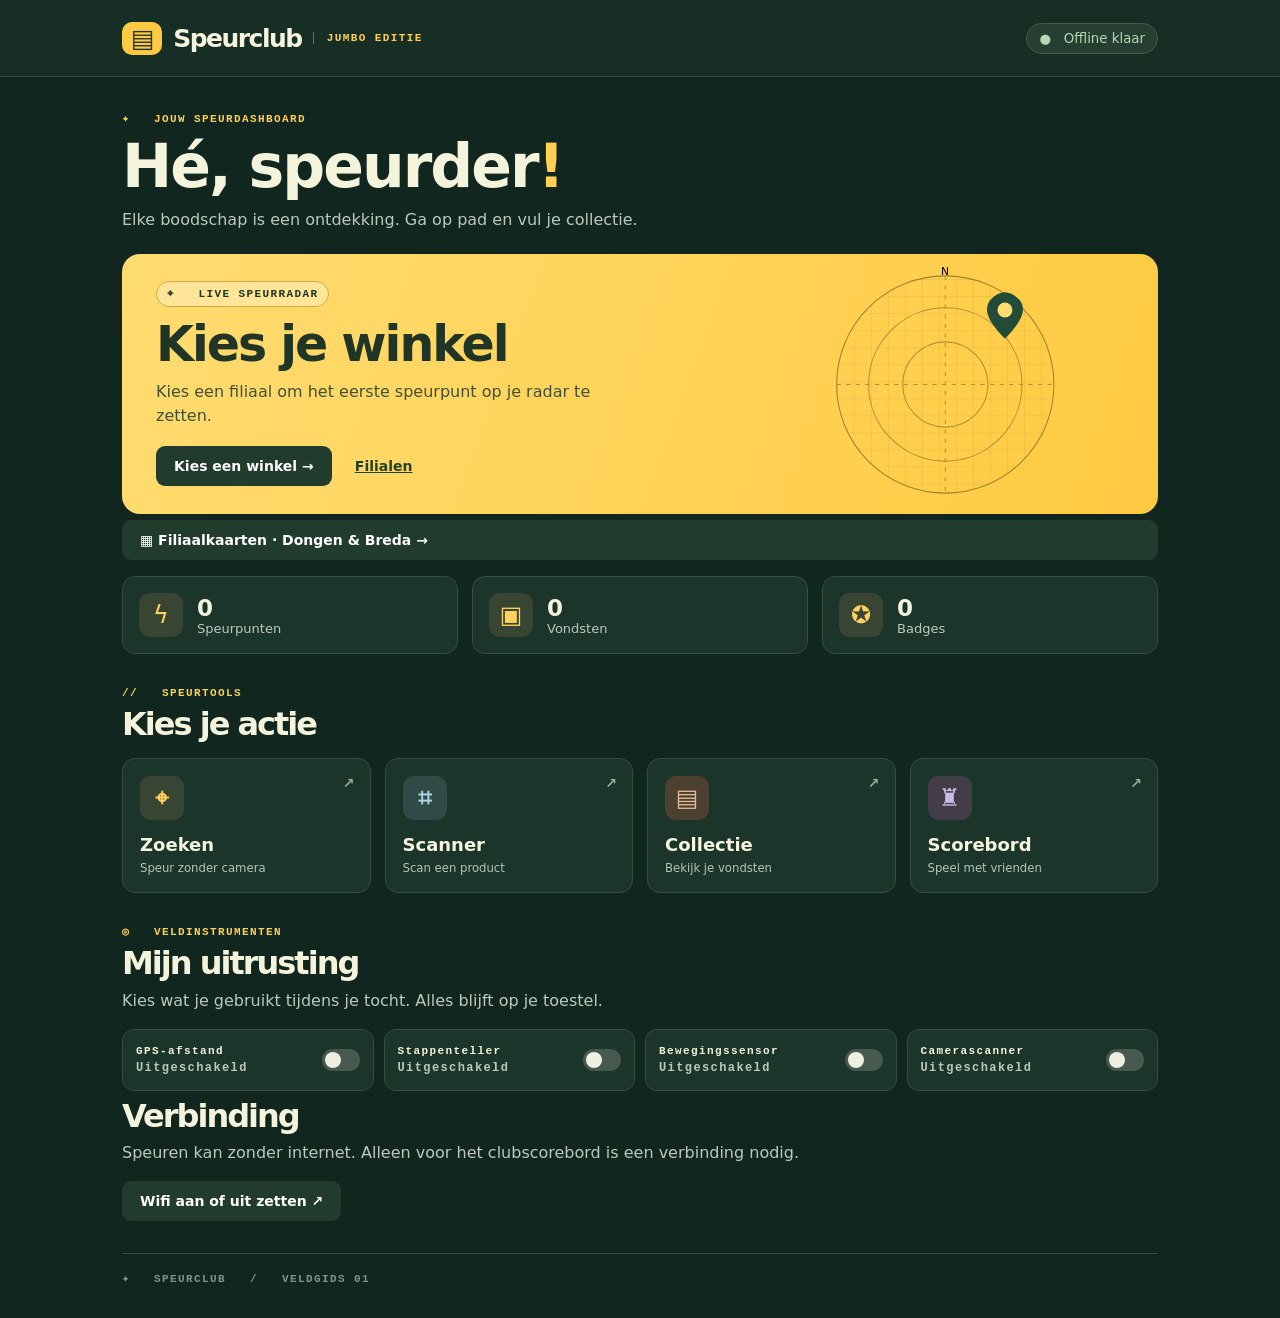
<file: docs/index.html>
<!doctype html><html lang="nl"><meta charset="utf-8"><meta name="viewport" content="width=device-width,initial-scale=1"><title>Jumbo Speurclub</title><link rel="stylesheet" href="style.css"><header><div class="bar"><strong><i>▤</i> Speurclub<span>JUMBO EDITIE</span></strong><small>● &nbsp; Offline klaar</small></div></header><main><div class="eyebrow">✦ &nbsp; JOUW SPEURDASHBOARD</div><h1>Hé, speurder<span>!</span></h1><p>Elke boodschap is een ontdekking. Ga op pad en vul je collectie.</p><section class="hero trail"><article><label>⌖ &nbsp; LIVE SPEURRADAR</label><h2 id="destination">Kies je winkel</h2><p id="hint"></p><button id="route-action">Kies een winkel →</button> <button class="switch" onclick="chooseStore()">Filialen</button></article><svg class="radar" viewBox="0 0 300 230" aria-label="Schematische speurradar, noord boven"><defs><pattern id="grid" width="16" height="16" patternUnits="userSpaceOnUse"><path d="M16 0H0V16" fill="none" stroke="#cba53c" opacity=".5"/></pattern></defs><circle cx="150" cy="115" r="102" fill="url(#grid)" stroke="#9d852f"/><g fill="none" stroke="#b09238"><circle cx="150" cy="115" r="72"/><circle cx="150" cy="115" r="40"/><path d="M48 115h204M150 13v204" stroke-dasharray="4 5"/></g><text x="146" y="12" font-size="10">N</text><g id="locator"><circle cx="150" cy="115" r="12" fill="#4d8063" opacity=".36"/><circle cx="150" cy="115" r="5" fill="#203b2d"/></g><g id="pin"><path d="M0 0Q-24 -24 -14 -36Q0 -51 14 -36Q24 -24 0 0" fill="#234c38"/><circle cy="-27" r="7" fill="#ffdc70"/></g></svg></section><button class="row" onclick="atlasMenu()">▦ Filiaalkaarten · Dongen &amp; Breda →</button><div id="stats"></div><div class="eyebrow">// &nbsp; SPEURTOOLS</div><h3>Kies je actie</h3><div class="actions" id="actions"></div><section class="field"><div class="eyebrow">◎ &nbsp; VELDINSTRUMENTEN</div><h3>Mijn uitrusting</h3><p>Kies wat je gebruikt tijdens je tocht. Alles blijft op je toestel.</p><div id="gear"></div><h3>Verbinding</h3><p>Speuren kan zonder internet. Alleen voor het clubscorebord is een verbinding nodig.</p><button onclick="wifiSettings()">Wifi aan of uit zetten ↗</button><p id="wifi-help" role="status"></p></section><footer>✦ &nbsp; SPEURCLUB &nbsp; / &nbsp; VELDGIDS 01</footer></main><dialog><button class="close" onclick="dlg.close()">×</button><div id="panel"></div></dialog><script src="game.js"></script><script src="gear.js"></script><script src="route.js"></script><script src="maps.js"></script></html>
</file>
<file: docs/style.css>
*{box-sizing:border-box}body{margin:0;background:#11261f;color:#f4f3dc;font:16px system-ui,sans-serif}header{background:#172e25;border-bottom:1px solid #3a4b3f}.bar,main{max-width:1100px;margin:auto;padding:0 32px}.bar{height:76px;display:flex;justify-content:space-between;align-items:center}strong{font-size:25px;letter-spacing:-1.5px;display:flex;align-items:center;gap:11px}strong i{font-style:normal;background:#ffca43;color:#213628;border-radius:10px;padding:2px 9px}strong span,label,.eyebrow,footer,.tag{font:bold 11px monospace;letter-spacing:1.4px}strong span{border-left:1px solid #647161;padding-left:13px;color:#ffd057}small{color:#b2d9af;background:#263f31;border:1px solid #455d46;border-radius:20px;padding:7px 12px}main{padding-top:35px}.eyebrow,h1 span{color:#ffd052}h1,h2,h3{line-height:1.05;letter-spacing:-2px;margin:10px 0;font-weight:850}h1{font-size:clamp(40px,5vw,60px)}p{color:#bdc9bc;margin:8px 0 22px;line-height:1.5}.hero{position:relative;overflow:hidden;background:#ffcc4d;border-radius:18px;color:#203526;display:flex;min-height:250px;align-items:center;justify-content:space-between}.hero article{padding:28px 34px;z-index:1}.hero label{background:#ffe598;border:1px solid #d4a742;border-radius:20px;padding:6px 10px}.hero h2{font-size:clamp(30px,4vw,49px);margin-top:18px}.hero p{color:#41503a;margin:8px 0 18px}.hero img{width:46%;align-self:stretch;object-fit:contain}button{cursor:pointer;font:700 14px system-ui;border:0;border-radius:9px;padding:12px 18px;background:#213b2d;color:white}button:hover{filter:brightness(1.14)}#stats,.actions{display:grid;gap:14px}#stats{grid-template-columns:repeat(3,1fr);margin:16px 0 33px}.stat,.action{background:#1c352a;border:1px solid #364e3e;border-radius:13px}.stat{padding:16px;display:flex;align-items:center;gap:14px}.symbol{display:grid;place-items:center;font-size:24px;width:44px;height:44px;background:#384533;border-radius:11px;color:#ffd15e}.stat b{font-size:23px}.stat em{display:block;color:#bcc9bb;font:13px system-ui}h3{font-size:32px;margin:9px 0 16px}.actions{grid-template-columns:repeat(4,1fr)}.action{text-align:left;padding:17px;color:#f6f4df;position:relative}.action b{display:block;font-size:18px;margin:14px 0 4px}.action small{border:0;background:none;color:#b5c5b8;padding:0;font-weight:400}.action:after{content:'↗';position:absolute;right:15px;top:16px;color:#9aac98}.action:nth-child(2) .symbol{color:#a9d5e6;background:#304b46}.action:nth-child(3) .symbol{color:#e5b896;background:#4c4131}.action:nth-child(4) .symbol{color:#cbb9e7;background:#423d46}footer{color:#829585;margin:32px 0;border-top:1px solid #344a3b;padding-top:18px}dialog{background:#f5f2df;color:#203526;border:0;border-radius:16px;padding:28px;width:min(440px,94vw);max-height:86vh}dialog::backdrop{background:#05140ec9}.close{float:right;padding:4px 11px}input{padding:12px;border-radius:7px;border:1px solid #adb9a7;width:100%;margin:6px 0}dialog p{color:#4c6052}.row{display:block;width:100%;margin:6px 0;text-align:left}.tag{color:#687a65}dialog h3{margin-top:22px}video{width:100%}@media(max-width:650px){.bar,main{padding-left:16px;padding-right:16px}.bar{height:62px}strong span{display:none}.hero article{padding:20px}.hero img{position:absolute;right:-40px;bottom:-5px;width:43%;opacity:.88}.hero p{max-width:76%}.actions{grid-template-columns:1fr 1fr}#stats{gap:5px}.stat{padding:10px 6px;gap:5px}.stat .symbol{font-size:17px;width:25px;height:30px}.stat em{font-size:11px}.stat b{font-size:17px}}
.field{margin:32px 0}.field h3{margin-bottom:6px}.field p{margin-bottom:16px}#gear{display:grid;grid-template-columns:repeat(auto-fit,minmax(205px,1fr));gap:10px}.gear{display:flex;justify-content:space-between;align-items:center;gap:10px;background:#1c352a;border:1px solid #364e3e;border-radius:12px;padding:13px;cursor:pointer}.gear span{display:block;color:#bacabb;font-size:12px;margin-top:4px}.gear input{appearance:none;flex:none;width:38px;height:22px;border-radius:20px;background:#48594f;border:0;padding:3px;cursor:pointer}.gear input:before{content:'';display:block;width:16px;height:16px;border-radius:50%;background:#edf0df}.gear input:checked{background:#e4ae2d}.gear input:checked:before{transform:translateX(16px);background:#203526}
.hero.trail{background:linear-gradient(110deg,#ffdc71,#ffca40)}.trail article{flex:1}.trail p{max-width:460px}.trail .switch{background:transparent;color:#23412d;text-decoration:underline}.radar{width:35%;max-height:245px;flex:none;margin-right:3%}button:disabled{opacity:.45;cursor:not-allowed}.row small{font-weight:400;color:#e4e9ce;border:0;background:none;padding:0}@media(max-width:650px){.trail{display:block}.trail article{padding-right:16px}.trail article p{max-width:100%}.radar{display:block;width:100%;height:128px;margin:0 0 10px}.trail h2{font-size:34px}}
.viewfinder{position:relative;overflow:hidden;border-radius:12px;background:#12281f}.viewfinder video{display:block;width:100%}.field-post{position:absolute;top:40%;left:4%;padding:5px;background:#ffce50;color:#153627;font:bold 11px monospace}.field-post:last-child{left:auto;right:4%}.field-post:after{content:'';position:absolute;top:100%;left:48%;height:32px;width:4px;background:#ffce50}
.mapport{margin-top:12px;max-height:50vh;overflow:auto;border-radius:10px;background:#dddcc5}.mapport svg{display:block;max-width:none;height:auto}.floor{position:relative}.floor img{width:100%;display:block}.floor span{position:absolute;transform:translate(-50%,-50%);background:#234b34;color:white;border:2px solid white;border-radius:100%;padding:2px 6px}.floor span.selected{background:#c07805}#stops button{margin:2px}
.schematic{display:grid;grid-template-columns:1fr 1fr;gap:9px;padding:14px;background:#e5e8d2;border-radius:12px}.schematic button{background:#fffdf0;color:#22412e;border:1px dashed #81917c}.schematic .here{background:#ffd052;border-style:solid}
</file>
